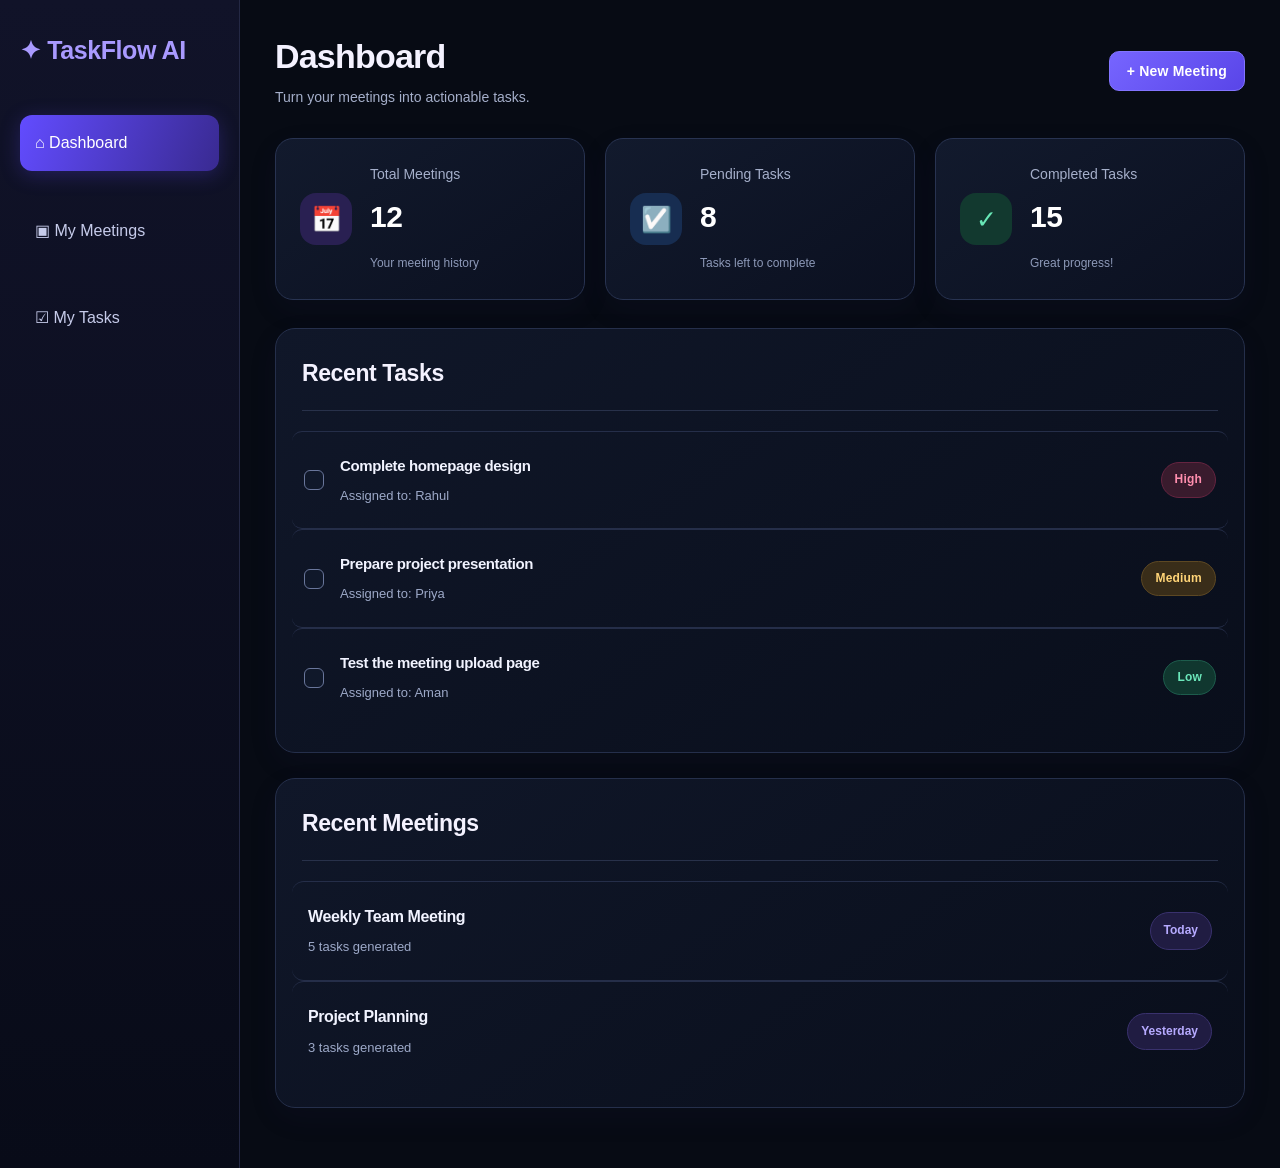
<file: index.html>
<!DOCTYPE html>
<html lang="en">
<head>
    <meta charset="UTF-8">
    <meta name="viewport" content="width=device-width, initial-scale=1.0">
    <title>AI Meeting to Task Converter</title>

    <link rel="stylesheet" href="style.css">
</head>
<body>

    <div class="app">

        <!-- Sidebar -->
        
<aside class="sidebar">
    <h2>✦ TaskFlow AI</h2>

    <nav>
        <a href="#" class="active">⌂ Dashboard</a>
        <a href="#meetings">▣ My Meetings</a>
        <a href="#tasks">☑ My Tasks</a>
    </nav>
</aside>


        <!-- Main Content -->
        <main class="main-content">

            <header class="topbar">
                <div>
                    <h1>Dashboard</h1>
                    <p>Turn your meetings into actionable tasks.</p>
                </div>

                <button id="newMeetingBtn">+ New Meeting</button>
            </header>

           
<!-- Statistics -->
<section class="stats">

    <div class="stat-card meetings-card">
        <div class="stat-icon">📅</div>
        <div>
            <p>Total Meetings</p>
            <h2 id="totalMeetings">12</h2>
            <span class="stat-note">Your meeting history</span>
        </div>
    </div>

    <div class="stat-card pending-card">
        <div class="stat-icon">☑️</div>
        <div>
            <p>Pending Tasks</p>
            <h2 id="pendingTasks">8</h2>
            <span class="stat-note">Tasks left to complete</span>
        </div>
    </div>

    <div class="stat-card completed-card">
        <div class="stat-icon">✓</div>
        <div>
            <p>Completed Tasks</p>
            <h2 id="completedTasks">15</h2>
            <span class="stat-note">Great progress!</span>
        </div>
    </div>

</section>


            <!-- Tasks Section -->
            <section class="content-card" id="tasks">
                <h2>Recent Tasks</h2>

                <div class="task">
                    <input type="checkbox">
                    <div>
                        <h3>Complete homepage design</h3>
                        <p>Assigned to: Rahul</p>
                    </div>
                    <span class="priority high">High</span>
                </div>

                <div class="task">
                    <input type="checkbox">
                    <div>
                        <h3>Prepare project presentation</h3>
                        <p>Assigned to: Priya</p>
                    </div>
                    <span class="priority medium">Medium</span>
                </div>

                <div class="task">
                    <input type="checkbox">
                    <div>
                        <h3>Test the meeting upload page</h3>
                        <p>Assigned to: Aman</p>
                    </div>
                    <span class="priority low">Low</span>
                </div>
            </section>

            <!-- Meetings Section -->
            <section class="content-card" id="meetings">
                <h2>Recent Meetings</h2>

                <div class="meeting">
                    <div>
                        <h3>Weekly Team Meeting</h3>
                        <p>5 tasks generated</p>
                    </div>
                    <span>Today</span>
                </div>

                <div class="meeting">
                    <div>
                        <h3>Project Planning</h3>
                        <p>3 tasks generated</p>
                    </div>
                    <span>Yesterday</span>
                </div>
            </section>

        </main>
    </div>

    <script src="script.js"></script>
</body>
</html>
</file>
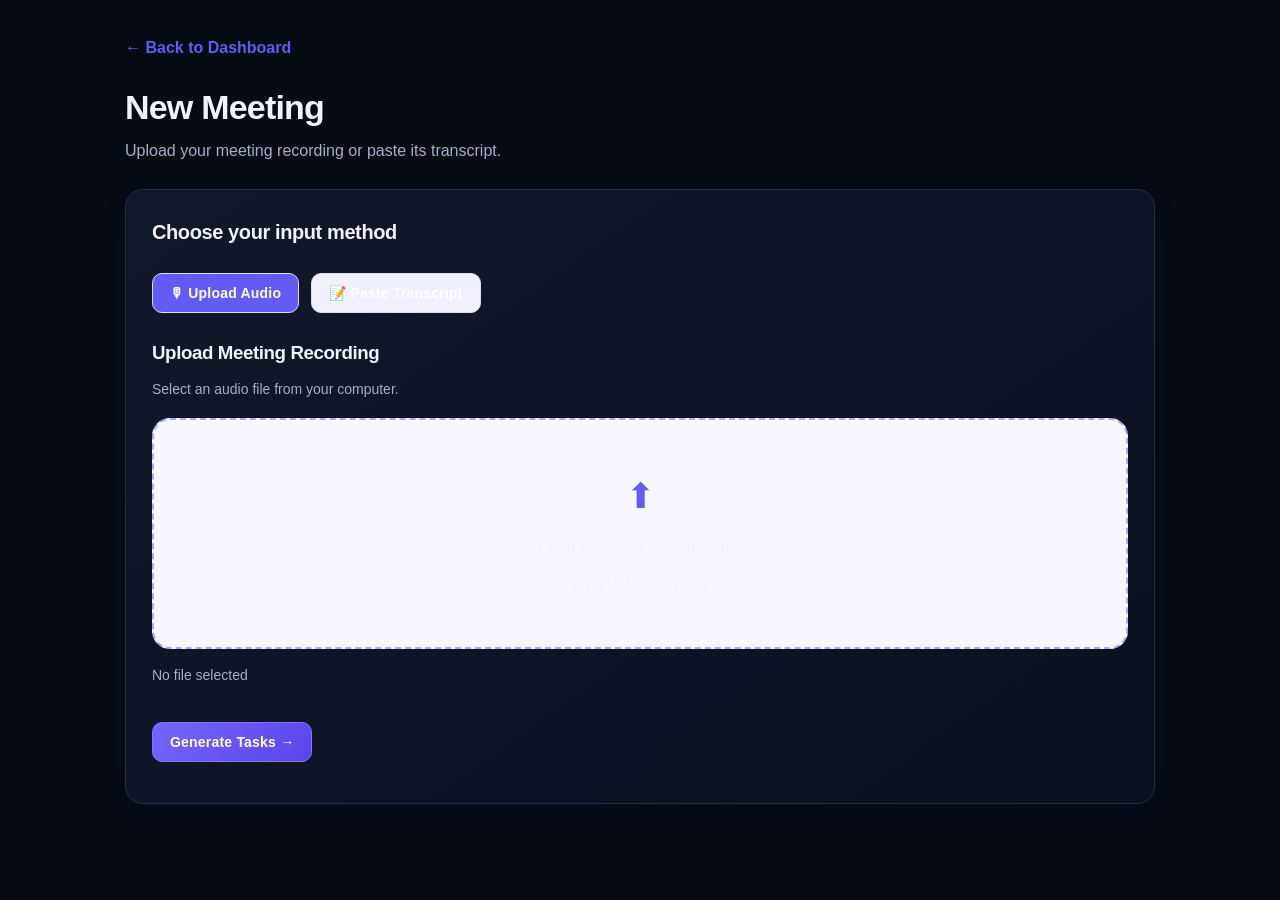
<file: new-meeting.html>
<!DOCTYPE html>
<html lang="en">
<head>
    <meta charset="UTF-8">
    <meta name="viewport" content="width=device-width, initial-scale=1.0">
    <title>New Meeting | TaskFlow AI</title>
    <link rel="stylesheet" href="style.css">
</head>
<body>

    <main class="main-content meeting-page">

        <a href="index.html" class="back-link">← Back to Dashboard</a>

        <header class="meeting-header">
            <h1>New Meeting</h1>
            <p>Upload your meeting recording or paste its transcript.</p>
        </header>

        <section class="content-card">
            <h2>Choose your input method</h2>

            <div class="input-options">
                <button id="audioTab" class="input-tab active-tab">
                    🎙 Upload Audio
                </button>

                <button id="transcriptTab" class="input-tab">
                    📝 Paste Transcript
                </button>
            </div>

            <div id="audioSection" class="input-section">
                <h3>Upload Meeting Recording</h3>
                <p>Select an audio file from your computer.</p>

                <label for="audioFile" class="upload-box">
                    <span class="upload-icon">⬆</span>
                    <strong>Click to select an audio file</strong>
                    <span>MP3, WAV, or M4A</span>
                </label>

                <input
                    type="file"
                    id="audioFile"
                    accept="audio/*"
                    hidden
                >

                <p id="fileName" class="file-name">
                    No file selected
                </p>
            </div>

            <div id="transcriptSection" class="input-section" hidden>
                <h3>Meeting Transcript</h3>
                <p>Paste the text or conversation from your meeting below.</p>

                <textarea
                    id="transcript"
                    placeholder="Example: Rahul will complete the homepage by Friday. Priya will prepare the presentation..."
                    rows="8"
                ></textarea>
            </div>

            <button id="processBtn" class="process-btn">
                Generate Tasks →
            </button>

            <p id="message" class="message" aria-live="polite"></p>
        </section>

    </main>

    <script src="meeting.js"></script>
</body>
</html>
</file>
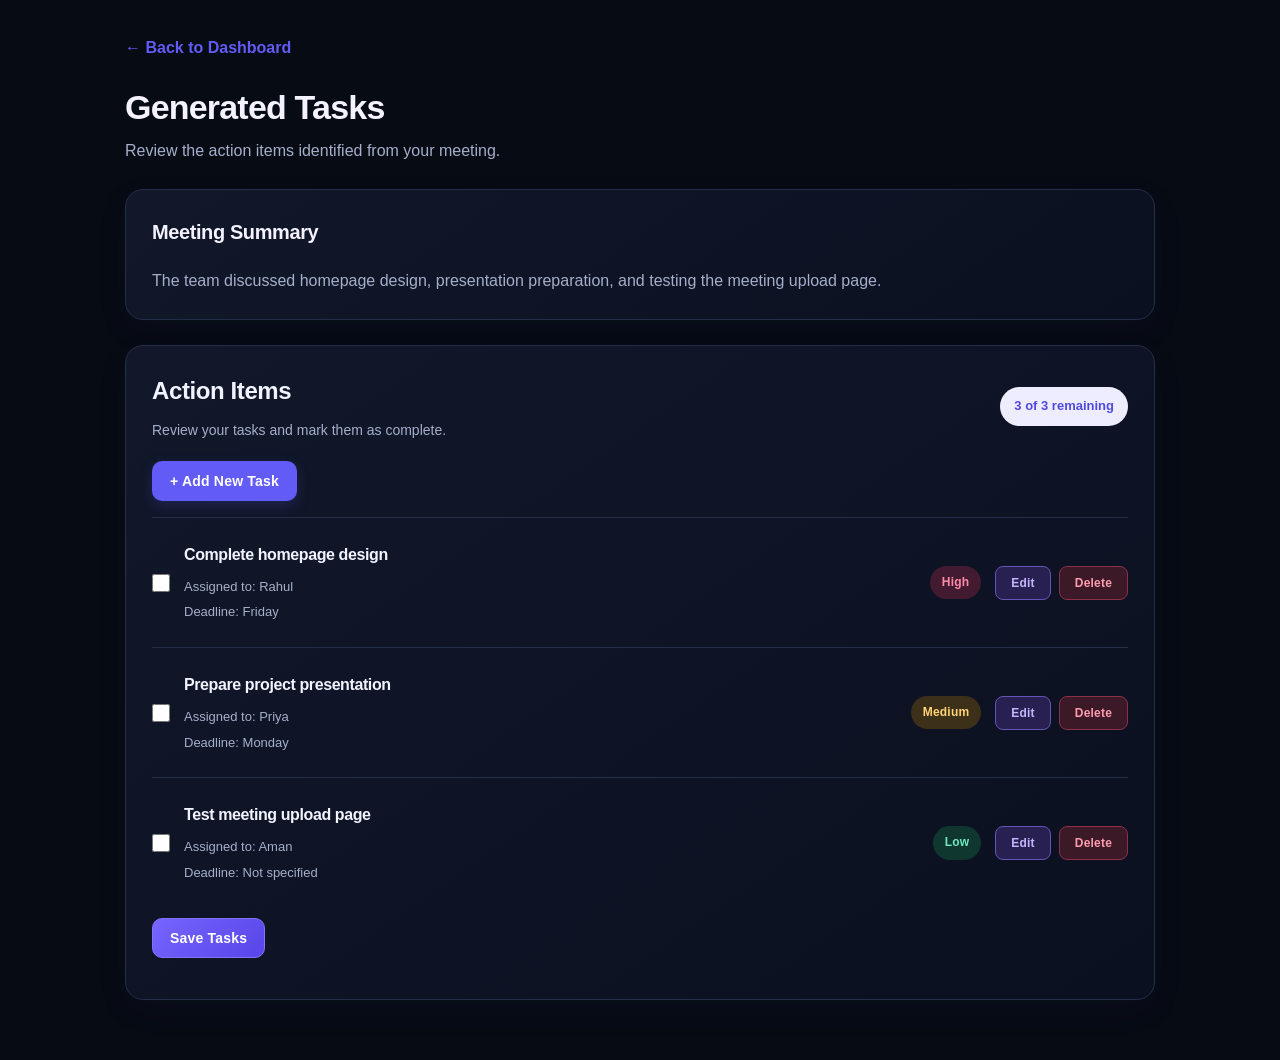
<file: tasks.html>
<!DOCTYPE html>
<html lang="en">
<head>
    <meta charset="UTF-8">
    <meta name="viewport" content="width=device-width, initial-scale=1.0">
    <title>Generated Tasks | TaskFlow AI</title>
    <link rel="stylesheet" href="style.css">
</head>
<body>

    <main class="main-content meeting-page">

        <a href="index.html" class="back-link">← Back to Dashboard</a>

        <header class="meeting-header">
            <h1>Generated Tasks</h1>
            <p>Review the action items identified from your meeting.</p>
        </header>

        <section class="content-card">
            <h2>Meeting Summary</h2>
            <p id="summary">
                The team discussed homepage design, presentation preparation,
                and testing the meeting upload page.
            </p>
        </section>

        <section class="content-card">
            <div class="tasks-heading">
                <div>
                    <h2>Action Items</h2>
                    <p>Review your tasks and mark them as complete.</p>
                </div>
                <span id="taskCount" class="task-count">3 Tasks</span>
            </div>
            <button id="addTaskBtn" class="add-task-btn">
    + Add New Task
</button>
<div id="addTaskForm" class="add-task-form" style="display: none;">
    <h3>Add New Task</h3>

    <input type="text" id="newTaskTitle" placeholder="Enter task title">
    <input type="text" id="newTaskAssignee" placeholder="Assigned to">
    <input type="date" id="newTaskDeadline">

    <select id="newTaskPriority">
        <option value="High">High Priority</option>
        <option value="Medium" selected>Medium Priority</option>
        <option value="Low">Low Priority</option>
    </select>

    <button id="saveNewTaskBtn">Save Task</button>
    <button id="cancelNewTaskBtn">Cancel</button>
</div>

            

<div id="generatedTasks">

    <article class="generated-task">
        <input type="checkbox" class="task-check">

        <div class="generated-task-info">
            <h3 class="task-title">Complete homepage design</h3>
            <p>Assigned to: <span class="task-assignee">Rahul</span></p>
            <p>Deadline: <span class="task-deadline">Friday</span></p>
        </div>

        <span class="priority high task-priority">High</span>

        <div class="task-actions">
            <button class="edit-btn">Edit</button>
            <button class="delete-btn">Delete</button>
        </div>
    </article>

    <article class="generated-task">
        <input type="checkbox" class="task-check">

        <div class="generated-task-info">
            <h3 class="task-title">Prepare project presentation</h3>
            <p>Assigned to: <span class="task-assignee">Priya</span></p>
            <p>Deadline: <span class="task-deadline">Monday</span></p>
        </div>

        <span class="priority medium task-priority">Medium</span>

        <div class="task-actions">
            <button class="edit-btn">Edit</button>
            <button class="delete-btn">Delete</button>
        </div>
    </article>

    <article class="generated-task">
        <input type="checkbox" class="task-check">

        <div class="generated-task-info">
            <h3 class="task-title">Test meeting upload page</h3>
            <p>Assigned to: <span class="task-assignee">Aman</span></p>
            <p>Deadline: <span class="task-deadline">Not specified</span></p>
        </div>

        <span class="priority low task-priority">Low</span>

        <div class="task-actions">
            <button class="edit-btn">Edit</button>
            <button class="delete-btn">Delete</button>
        </div>
    </article>

</div>

                

            </div>

            <button id="saveTasksBtn" class="process-btn">
                Save Tasks
            </button>

            <p id="taskMessage" class="message" aria-live="polite"></p>
        </section>

    </main>

    <script src="tasks.js"></script>
</body>
</html>
</file>
<file: style.css>
* {
    margin: 0;
    padding: 0;
    box-sizing: border-box;
}

body {
    font-family: Arial, sans-serif;
    background: #f4f6fb;
    color: #20243a;
}

.app {
    display: flex;
    min-height: 100vh;
}

/* Sidebar */
.sidebar {
    width: 240px;
    background: #20243a;
    color: white;
    padding: 30px 20px;
}

.sidebar h2 {
    margin-bottom: 40px;
    color: #a9a7ff;
}

.sidebar nav {
    display: flex;
    flex-direction: column;
    gap: 12px;
}

.sidebar a {
    color: #d5d7e5;
    text-decoration: none;
    padding: 13px;
    border-radius: 8px;
}

.sidebar a:hover,
.sidebar a.active {
    background: #454a70;
    color: white;
}

/* Main area */
.main-content {
    flex: 1;
    padding: 35px;
    min-width: 0;
}

.topbar {
    display: flex;
    justify-content: space-between;
    align-items: center;
    gap: 20px;
    margin-bottom: 30px;
}

.topbar h1 {
    font-size: 30px;
    margin-bottom: 8px;
}

.topbar p,
.stat-card p,
.task p,
.meeting p {
    color: #777d91;
    font-size: 14px;
}

button {
    background: #625bf6;
    color: white;
    border: none;
    padding: 13px 18px;
    border-radius: 8px;
    cursor: pointer;
    font-size: 14px;
}

button:hover {
    background: #4942d8;
}

/* Statistics cards */
.stats {
    display: grid;
    grid-template-columns: repeat(3, minmax(0, 1fr));
    gap: 20px;
    margin-bottom: 28px;
}

.stat-card,
.content-card {
    background: white;
    padding: 24px;
    border-radius: 14px;
    box-shadow: 0 3px 15px #20243a0a;
}

.stat-card h2 {
    margin-top: 15px;
    font-size: 30px;
}

/* Tasks */
.content-card {
    margin-bottom: 25px;
}

.content-card > h2 {
    margin-bottom: 20px;
    font-size: 20px;
}

.task,
.meeting {
    display: flex;
    align-items: center;
    gap: 15px;
    padding: 18px 0;
    border-top: 1px solid #eceef4;
}

.task input {
    width: 17px;
    height: 17px;
    cursor: pointer;
}

.task div,
.meeting div {
    flex: 1;
}

.task h3,
.meeting h3 {
    font-size: 15px;
    margin-bottom: 7px;
}

.priority {
    font-size: 12px;
    padding: 6px 10px;
    border-radius: 20px;
}

.high {
    color: #d83e52;
    background: #ffebee;
}

.medium {
    color: #a66b00;
    background: #fff3d6;
}

.low {
    color: #21875a;
    background: #e1f7eb;
}

.meeting > span {
    color: #777d91;
    font-size: 13px;
}

/* Mobile screen */
@media (max-width: 750px) {
    .sidebar {
        width: 170px;
        padding: 20px 12px;
    }

    .main-content {
        padding: 20px 14px;
    }

    .stats {
        grid-template-columns: 1fr;
    }

    .topbar {
        align-items: flex-start;
        flex-direction: column;
    }
}

@media (max-width: 480px) {
    .app {
        flex-direction: column;
    }

    .sidebar {
        width: 100%;
    }

    .sidebar h2 {
        margin-bottom: 18px;
    }

    .sidebar nav {
        flex-direction: row;
        flex-wrap: wrap;
    }
}

/* New Meeting Page */

.meeting-page {
    max-width: 1000px;
    margin: 0 auto;
}

.back-link {
    display: inline-block;
    color: #625bf6;
    text-decoration: none;
    margin-bottom: 25px;
}

.meeting-header {
    margin-bottom: 25px;
}

.meeting-header h1 {
    margin-bottom: 10px;
}

.input-options {
    display: flex;
    gap: 12px;
    margin: 25px 0;
}

.input-tab {
    background: #f0f0ff;
    color: #5149df;
    border: 1px solid #dedcff;
}

.input-tab.active-tab {
    background: #625bf6;
    color: white;
}

.input-section {
    margin: 25px 0;
}

.input-section h3 {
    margin-bottom: 10px;
}

.input-section > p {
    color: #777d91;
    margin-bottom: 18px;
    font-size: 14px;
}

.upload-box {
    border: 2px dashed #c9c5ff;
    border-radius: 12px;
    padding: 40px 20px;
    display: flex;
    flex-direction: column;
    align-items: center;
    gap: 12px;
    background: #f9f8ff;
    cursor: pointer;
    text-align: center;
}

.upload-box:hover {
    background: #f0efff;
}

.upload-icon {
    font-size: 35px;
    color: #625bf6;
}

.file-name {
    margin-top: 15px;
    overflow-wrap: anywhere;
}

#transcript {
    width: 100%;
    padding: 15px;
    border: 1px solid #d9dce8;
    border-radius: 10px;
    resize: vertical;
    font: inherit;
    line-height: 1.6;
}

#transcript:focus {
    outline: 2px solid #625bf6;
    border-color: transparent;
}

.process-btn {
    margin-top: 10px;
}

.message {
    margin-top: 15px;
    color: #625bf6;
}

@media (max-width: 600px) {
    .input-options {
        flex-direction: column;
    }
}

/* Generated Tasks Page */

.tasks-heading {
    display: flex;
    justify-content: space-between;
    align-items: center;
    gap: 15px;
    margin-bottom: 20px;
}

.tasks-heading h2 {
    margin-bottom: 8px;
}

.tasks-heading p {
    color: #777d91;
    font-size: 14px;
}

.task-count {
    background: #eeedff;
    color: #5149df;
    padding: 9px 13px;
    border-radius: 20px;
    font-size: 13px;
    white-space: nowrap;
}

.generated-task {
    display: flex;
    align-items: center;
    gap: 16px;
    padding: 20px 0;
    border-top: 1px solid #eceef4;
}

.generated-task > input {
    width: 18px;
    height: 18px;
    cursor: pointer;
}

.generated-task-info {
    flex: 1;
}

.generated-task-info h3 {
    font-size: 16px;
    margin-bottom: 9px;
}

.generated-task-info p {
    color: #777d91;
    font-size: 13px;
    margin-top: 5px;
}

.generated-task.is-complete h3 {
    text-decoration: line-through;
    color: #85899a;
}

@media (max-width: 550px) {
    .generated-task {
        flex-wrap: wrap;
    }

    .tasks-heading {
        align-items: flex-start;
        flex-direction: column;
    }
}

/* Edit and Delete Task Buttons */

.task-actions {
    display: flex;
    gap: 8px;
    align-items: center;
}

.task-actions button {
    padding: 8px 12px;
    font-size: 12px;
}

.edit-btn {
    background: #eeedff;
    color: #5149df;
}

.edit-btn:hover {
    background: #dcd9ff;
}

.delete-btn {
    background: #ffebee;
    color: #d83e52;
}

.delete-btn:hover {
    background: #ffd6dc;
}

.generated-task {
    flex-wrap: wrap;
}

@media (max-width: 650px) {
    .task-actions {
        width: 100%;
        padding-left: 32px;
    }
}
/* ===== MODERN UI UPGRADE ===== */

:root {
    --primary: #625bf6;
    --primary-dark: #4942d8;
    --page-bg: #f7f8fc;
    --text-dark: #20243a;
    --text-muted: #777d91;
    --border-color: #e9eaf2;
    --card-shadow: 0 8px 28px rgba(32, 36, 58, 0.06);
}

body {
    font-family: Inter, "Segoe UI", Arial, sans-serif;
    background: var(--page-bg);
    color: var(--text-dark);
    line-height: 1.6;
}

/* Main page spacing */
.main-content {
    padding: 40px;
}

.meeting-page {
    max-width: 1100px;
    margin: 0 auto;
}

/* Headings */
h1, h2, h3 {
    letter-spacing: -0.4px;
}

.topbar h1,
.meeting-header h1 {
    font-size: clamp(26px, 3vw, 34px);
    font-weight: 750;
    line-height: 1.25;
}

.meeting-header p,
.topbar p {
    color: var(--text-muted);
    margin-top: 8px;
}

/* Cards */
.stat-card,
.content-card {
    background: #ffffff;
    border: 1px solid rgba(233, 234, 242, 0.85);
    border-radius: 18px;
    padding: 26px;
    box-shadow: var(--card-shadow);
    transition: transform 0.2s ease, box-shadow 0.2s ease;
}

.stat-card:hover {
    transform: translateY(-3px);
    box-shadow: 0 12px 30px rgba(32, 36, 58, 0.09);
}

/* Buttons */
button {
    font-family: inherit;
    font-weight: 600;
    transition: background 0.2s ease, transform 0.2s ease;
}

button:hover {
    transform: translateY(-1px);
}

button:focus-visible,
a:focus-visible,
input:focus-visible,
select:focus-visible,
textarea:focus-visible {
    outline: 3px solid rgba(98, 91, 246, 0.3);
    outline-offset: 3px;
}

/* New meeting page */
.back-link {
    font-weight: 600;
}

.upload-box {
    border: 2px dashed #c6c2ff;
    border-radius: 16px;
    padding: 48px 24px;
    transition: background 0.2s ease, border-color 0.2s ease;
}

.upload-box:hover {
    border-color: var(--primary);
    background: #f1f0ff;
}

#transcript,
.add-task-form input,
.add-task-form select {
    font-family: inherit;
    background: #fff;
    color: var(--text-dark);
}

#transcript {
    border-color: var(--border-color);
    border-radius: 12px;
}

#transcript:focus {
    outline: 2px solid rgba(98, 91, 246, 0.35);
    border-color: var(--primary);
}

/* Task list */
.generated-task {
    padding: 22px 0;
    border-top: 1px solid var(--border-color);
    gap: 14px;
    transition: background 0.2s ease;
}

.generated-task-info h3 {
    font-weight: 650;
}

.generated-task-info p {
    line-height: 1.6;
}

.task-count {
    font-weight: 700;
}

.priority {
    font-weight: 700;
    letter-spacing: 0.2px;
}

/* Add Task button */
.add-task-btn {
    background: var(--primary);
    color: #fff;
    border: none;
    padding: 12px 18px;
    border-radius: 10px;
    font-size: 14px;
    margin-bottom: 12px;
    box-shadow: 0 4px 12px rgba(98, 91, 246, 0.18);
}

.add-task-btn:hover,
#saveNewTaskBtn:hover {
    background: var(--primary-dark);
}

/* Add Task form */
.add-task-form {
    padding: 24px;
    margin: 12px 0 24px;
    border: 1px solid var(--border-color);
    border-radius: 16px;
    background: #fbfbff;
    box-shadow: var(--card-shadow);
}

.add-task-form h3 {
    margin-bottom: 14px;
}

.add-task-form input,
.add-task-form select {
    display: block;
    width: 100%;
    padding: 13px 14px;
    margin: 12px 0;
    border: 1px solid #dedfec;
    border-radius: 10px;
    font-size: 14px;
}

.add-task-form input:focus,
.add-task-form select:focus {
    outline: 2px solid rgba(98, 91, 246, 0.25);
    border-color: var(--primary);
}

/* Edit and Delete */
.task-actions button {
    border-radius: 8px;
    font-weight: 650;
}

.edit-btn:hover {
    color: #3730b5;
}

.delete-btn:hover {
    color: #b42338;
}

/* Completed tasks */
.generated-task.is-complete {
    opacity: 0.7;
}

.generated-task.is-complete .task-title {
    text-decoration: line-through;
}

/* Responsive layout */
@media (max-width: 750px) {
    .main-content {
        padding: 24px 18px;
    }

    .stat-card,
    .content-card {
        padding: 20px;
        border-radius: 15px;
    }
}

@media (max-width: 480px) {
    .main-content {
        padding: 20px 14px;
    }

    .generated-task {
        gap: 12px;
    }

    .task-actions {
        padding-left: 0;
    }

    .add-task-form {
        padding: 18px;
    }
}
/* VISIBLE DESIGN UPGRADE */

body {
    background: #f3f4fb !important;
    color: #20243a;
    font-family: "Segoe UI", Arial, sans-serif;
}

.main-content {
    padding: 40px !important;
}

.meeting-page {
    max-width: 1100px;
    margin: 0 auto;
}

.content-card,
.stat-card {
    background: #ffffff !important;
    border: 1px solid #e6e7f2 !important;
    border-radius: 20px !important;
    box-shadow: 0 10px 30px rgba(45, 40, 100, 0.08) !important;
    padding: 28px !important;
}

.meeting-header h1,
.topbar h1 {
    color: #29264b;
    font-weight: 750;
    letter-spacing: -1px;
}

.meeting-header p,
.topbar p {
    color: #777d91;
}

button,
.process-btn {
    background: #625bf6;
    color: white;
    border: none;
    border-radius: 10px;
    padding: 12px 18px;
    font-weight: 600;
    cursor: pointer;
}

button:hover,
.process-btn:hover {
    background: #4942d8;
}

.add-task-btn {
    margin-bottom: 16px;
    box-shadow: 0 5px 14px rgba(98, 91, 246, 0.2);
}

.generated-task {
    border-top: 1px solid #e9eaf2;
    padding: 24px 0;
}

.task-count {
    background: #eeedff;
    color: #5149df;
    font-weight: 700;
    border-radius: 30px;
    padding: 9px 14px;
}

.upload-box {
    background: #f8f7ff;
    border: 2px dashed #aaa5ff;
    border-radius: 18px;
}

#transcript {
    border: 1px solid #dcdced;
    border-radius: 12px;
    padding: 16px;
}

@media (max-width: 600px) {
    .main-content {
        padding: 20px 14px !important;
    }

    .content-card,
    .stat-card {
        padding: 18px !important;
    }
}

/* ===== TASKFLOW AI DARK THEME ===== */

body {
    background: #070b14 !important;
    color: #f1f5ff;
    font-family: "Segoe UI", Arial, sans-serif;
}

/* Main dashboard area */
.main-content {
    background: #070b14 !important;
    color: #f1f5ff;
    padding: 35px !important;
}

/* Sidebar */
.sidebar {
    background: linear-gradient(180deg, #111329, #080b18) !important;
    border-right: 1px solid #242844;
}

.sidebar h2,
.sidebar h3 {
    color: #a99aff !important;
}

.sidebar a,
.sidebar nav a {
    color: #c4c9e8;
    transition: all 0.25s ease;
}

.sidebar a:hover,
.sidebar nav a:hover {
    background: #242044;
    color: #ffffff;
    border-radius: 10px;
}

/* Dashboard heading */
.main-content h1 {
    color: #f4f2ff !important;
    letter-spacing: -0.8px;
}

.main-content p {
    color: #a5afca;
}

/* Stat cards and content panels */
.stat-card,
.content-card {
    background: linear-gradient(145deg, #11182a, #0b1020) !important;
    border: 1px solid #252e49 !important;
    border-radius: 18px !important;
    color: #f1f5ff !important;
    box-shadow: 0 8px 28px rgba(0, 0, 0, 0.25);
    transition: transform 0.25s ease, border-color 0.25s ease;
}

.stat-card:hover,
.content-card:hover {
    transform: translateY(-3px);
    border-color: #7665ff !important;
    box-shadow: 0 10px 30px rgba(100, 80, 255, 0.12);
}

/* Numbers */
.stat-card h2,
.stat-card h3 {
    color: #ffffff !important;
}

/* Task and meeting separators */
.task,
.meeting,
.generated-task {
    border-color: #252e49 !important;
}

/* Task titles */
.task h3,
.generated-task h3,
.content-card h2 {
    color: #f1f3ff !important;
}

/* Buttons */
button,
.process-btn {
    background: linear-gradient(135deg, #7665ff, #5945e8);
    color: #ffffff !important;
    border: 1px solid #8274ff;
    border-radius: 10px;
    padding: 11px 17px;
    font-weight: 600;
    cursor: pointer;
    transition: all 0.25s ease;
}

button:hover,
.process-btn:hover {
    transform: translateY(-2px);
    box-shadow: 0 6px 20px rgba(118, 101, 255, 0.3);
    filter: brightness(1.12);
}

/* Priority badges */
.high {
    background: #421b31 !important;
    color: #ff8aaa !important;
}

.medium {
    background: #3d3018 !important;
    color: #ffd477 !important;
}

.low {
    background: #10372f !important;
    color: #6ee7bd !important;
}

/* Input fields */
input,
textarea,
select {
    background: #0b1222;
    color: #f1f5ff;
    border: 1px solid #303955;
    border-radius: 9px;
    padding: 10px;
}

input:focus,
textarea:focus,
select:focus {
    outline: none;
    border-color: #8171ff;
    box-shadow: 0 0 0 3px rgba(129, 113, 255, 0.15);
}

/* Mobile view */
@media (max-width: 750px) {
    .main-content {
        padding: 20px 14px !important;
    }
}

/* ===== PREMIUM DASHBOARD UPGRADE ===== */

/* Sidebar menu items */
.sidebar nav a,
.sidebar a {
    display: flex;
    align-items: center;
    gap: 12px;
    padding: 14px 16px;
    margin-bottom: 8px;
    border-radius: 12px;
    text-decoration: none;
    transition: all 0.25s ease;
}

/* Active menu - add class="active" to selected link */
.sidebar nav a.active,
.sidebar a.active {
    background: linear-gradient(110deg, #5542d9, #382a87) !important;
    color: #ffffff !important;
    box-shadow: 0 5px 20px rgba(111, 86, 255, 0.25);
}

/* Dashboard cards */
.stat-card,
.content-card {
    position: relative;
    overflow: hidden;
}

.stat-card h2,
.stat-card h3 {
    font-size: 30px;
    font-weight: 750;
}

/* Glowing border on hover */
.stat-card:hover,
.content-card:hover {
    border-color: #6554ff !important;
    box-shadow: 0 0 22px rgba(101, 84, 255, 0.14);
}

/* Buttons */
button {
    letter-spacing: 0.2px;
}

button:active {
    transform: scale(0.97);
}

/* Better text contrast */
.task p,
.meeting p,
.stat-card p {
    color: #aab4d0 !important;
}

/* Custom selection color */
::selection {
    background: #6957ff;
    color: white;
}

/* Smooth scrolling */
html {
    scroll-behavior: smooth;
}

/* ===== DASHBOARD VISUAL UPGRADE ===== */

.app {
    min-height: 100vh;
    background: #070b14;
}

.sidebar {
    min-width: 220px;
}

.sidebar h2 {
    margin-bottom: 35px;
    color: #a99aff !important;
    font-size: 25px;
}

.sidebar nav a {
    display: block;
    padding: 15px;
    margin: 10px 0;
    border-radius: 12px;
    color: #c6cbea;
    text-decoration: none;
    transition: 0.25s ease;
}

.sidebar nav a.active {
    background: linear-gradient(110deg, #624cff, #392a91) !important;
    color: white !important;
    box-shadow: 0 4px 20px rgba(98, 76, 255, 0.25);
}

.sidebar nav a:hover {
    background: #1b2039;
    color: white;
    transform: translateX(4px);
}

.topbar {
    display: flex;
    justify-content: space-between;
    align-items: center;
    gap: 20px;
    margin-bottom: 30px;
}

.topbar p {
    color: #a5afca;
}

/* Statistics layout */
.stats {
    display: grid;
    grid-template-columns: repeat(3, minmax(0, 1fr));
    gap: 20px;
    margin-bottom: 28px;
}

.stat-card {
    display: flex;
    align-items: center;
    gap: 18px;
    min-width: 0;
    background: linear-gradient(145deg, #121a2d, #0b1020) !important;
    border: 1px solid #283351 !important;
    border-radius: 18px !important;
    padding: 24px !important;
    transition: 0.25s ease;
}

.stat-card:hover {
    transform: translateY(-5px);
    border-color: #7765ff !important;
    box-shadow: 0 8px 28px rgba(98, 76, 255, 0.16);
}

.stat-icon {
    display: grid;
    place-items: center;
    flex-shrink: 0;
    width: 52px;
    height: 52px;
    border-radius: 16px;
    background: #292052;
    color: #b5a8ff;
    font-size: 25px;
}

.pending-card .stat-icon {
    background: #172d51;
    color: #81b5ff;
}

.completed-card .stat-icon {
    background: #12392f;
    color: #68e7b6;
}

.stat-card p {
    margin: 0 0 8px;
    color: #a5afca !important;
}

.stat-card h2 {
    margin: 0 0 8px;
    color: #ffffff !important;
    font-size: 30px;
}

.stat-note {
    color: #8d99b8;
    font-size: 12px;
}

/* Task and meeting cards */
.content-card {
    margin-bottom: 25px;
    background: linear-gradient(145deg, #11182a, #0b1020) !important;
    border: 1px solid #252e49 !important;
    border-radius: 18px !important;
    padding: 26px !important;
}

.content-card > h2 {
    color: #f4f2ff !important;
    margin-top: 0;
    margin-bottom: 20px;
}

.task,
.meeting {
    display: flex;
    align-items: center;
    gap: 16px;
    padding: 18px 0;
    border-bottom: 1px solid #252e49;
}

.task:last-child,
.meeting:last-child {
    border-bottom: none;
}

.task h3,
.meeting h3 {
    color: #f1f3ff !important;
    font-size: 15px;
}

.task p,
.meeting p {
    color: #a5afca !important;
    font-size: 13px;
}

.priority {
    margin-left: auto;
    flex-shrink: 0;
    padding: 7px 12px;
    border-radius: 20px;
    font-size: 12px;
    font-weight: 700;
}

@media (max-width: 900px) {
    .stats {
        grid-template-columns: 1fr;
    }
}

@media (max-width: 600px) {
    .topbar {
        align-items: flex-start;
        flex-direction: column;
    }

    .task,
    .meeting {
        flex-wrap: wrap;
    }

    .content-card {
        padding: 18px !important;
    }
}

/* ===== PREMIUM RECENT TASKS ===== */

#tasks {
    background: linear-gradient(145deg, #101729, #090e1b) !important;
    border: 1px solid #252f4b !important;
    border-radius: 20px !important;
    padding: 26px !important;
}

#tasks > h2 {
    font-size: 23px;
    font-weight: 700;
    letter-spacing: -0.4px;
    padding-bottom: 18px;
    border-bottom: 1px solid #28314a;
}

/* Individual task row */
#tasks .task {
    display: flex;
    align-items: center;
    gap: 16px;
    padding: 22px 12px;
    margin: 0 -10px;
    border-bottom: 1px solid #252e45;
    border-radius: 10px;
    transition: background 0.25s ease,
                border-color 0.25s ease,
                transform 0.25s ease;
}

#tasks .task:last-child {
    border-bottom: none;
}

#tasks .task:hover {
    background: rgba(108, 91, 255, 0.07);
    border-bottom-color: #5144a5;
    transform: translateX(4px);
}

/* Task name */
#tasks .task h3 {
    color: #f1f3ff !important;
    font-size: 15px;
    font-weight: 650;
    margin-bottom: 8px;
}

/* Assigned person */
#tasks .task p {
    color: #9da9c8 !important;
    font-size: 13px;
    margin: 0;
}

/* Dark theme checkbox */
#tasks .task input[type="checkbox"] {
    appearance: none;
    -webkit-appearance: none;
    width: 20px;
    height: 20px;
    flex-shrink: 0;
    margin: 0;
    padding: 0;
    border: 1.5px solid #69769b;
    border-radius: 6px;
    background: #10182a;
    cursor: pointer;
    display: grid;
    place-content: center;
}

#tasks .task input[type="checkbox"]:checked {
    background: #6d5bff;
    border-color: #8c7dff;
}

#tasks .task input[type="checkbox"]:checked::after {
    content: "✓";
    color: white;
    font-size: 14px;
    font-weight: bold;
}

/* Priority badges */
#tasks .priority {
    margin-left: auto;
    flex-shrink: 0;
    padding: 7px 13px;
    border-radius: 30px;
    font-size: 12px;
    letter-spacing: 0.2px;
    border: 1px solid transparent;
}

#tasks .priority.high {
    background: #391b2d !important;
    color: #ff8eae !important;
    border-color: #652440;
}

#tasks .priority.medium {
    background: #392d19 !important;
    color: #ffd477 !important;
    border-color: #5d4823;
}

#tasks .priority.low {
    background: #10372f !important;
    color: #6ce8bb !important;
    border-color: #1d5c4c;
}

/* Completed task appearance */
#tasks .task:has(input[type="checkbox"]:checked) h3 {
    color: #8d98b5 !important;
    text-decoration: line-through;
}

@media (max-width: 600px) {
    #tasks {
        padding: 18px !important;
    }

    #tasks .task {
        gap: 12px;
        padding: 18px 8px;
    }

    #tasks .priority {
        font-size: 11px;
        padding: 6px 9px;
    }
}

/* ===== PREMIUM RECENT MEETINGS ===== */

#meetings {
    background: linear-gradient(145deg, #101729, #090e1b) !important;
    border: 1px solid #252f4b !important;
    border-radius: 20px !important;
    padding: 26px !important;
}

#meetings > h2 {
    font-size: 23px;
    font-weight: 700;
    padding-bottom: 18px;
    border-bottom: 1px solid #28314a;
}

/* Meeting rows */
#meetings .meeting {
    display: flex;
    justify-content: space-between;
    align-items: center;
    gap: 15px;
    padding: 22px 16px;
    margin: 0 -10px;
    border-bottom: 1px solid #252e45;
    border-radius: 12px;
    transition: all 0.25s ease;
}

#meetings .meeting:last-child {
    border-bottom: none;
}

#meetings .meeting:hover {
    background: rgba(108, 91, 255, 0.08);
    border-bottom-color: #5548aa;
    transform: translateX(4px);
}

#meetings .meeting h3 {
    color: #f1f3ff !important;
    font-size: 16px;
    margin-bottom: 8px;
}

#meetings .meeting p {
    color: #9da9c8 !important;
    font-size: 13px;
}

/* Meeting date badge */
#meetings .meeting > span {
    background: #201c42;
    color: #b6aaff;
    border: 1px solid #39316d;
    border-radius: 25px;
    padding: 8px 13px;
    font-size: 12px;
    font-weight: 600;
    white-space: nowrap;
}

@media (max-width: 600px) {
    #meetings {
        padding: 18px !important;
    }

    #meetings .meeting {
        padding: 18px 8px;
    }
}

/* Edit and Delete buttons - Dark Theme */

.task-actions .edit-btn {
    background: #292052 !important;
    color: #c4b5fd !important;
    border: 1px solid #6554b8 !important;
    border-radius: 8px;
    padding: 9px 15px;
    font-weight: 600;
}

.task-actions .edit-btn:hover {
    background: #40317a !important;
    color: #ffffff !important;
}

.task-actions .delete-btn {
    background: #3b1926 !important;
    color: #ff9caf !important;
    border: 1px solid #8b3048 !important;
    border-radius: 8px;
    padding: 9px 15px;
    font-weight: 600;
}

.task-actions .delete-btn:hover {
    background: #652338 !important;
    color: #ffffff !important;
}
</file>
